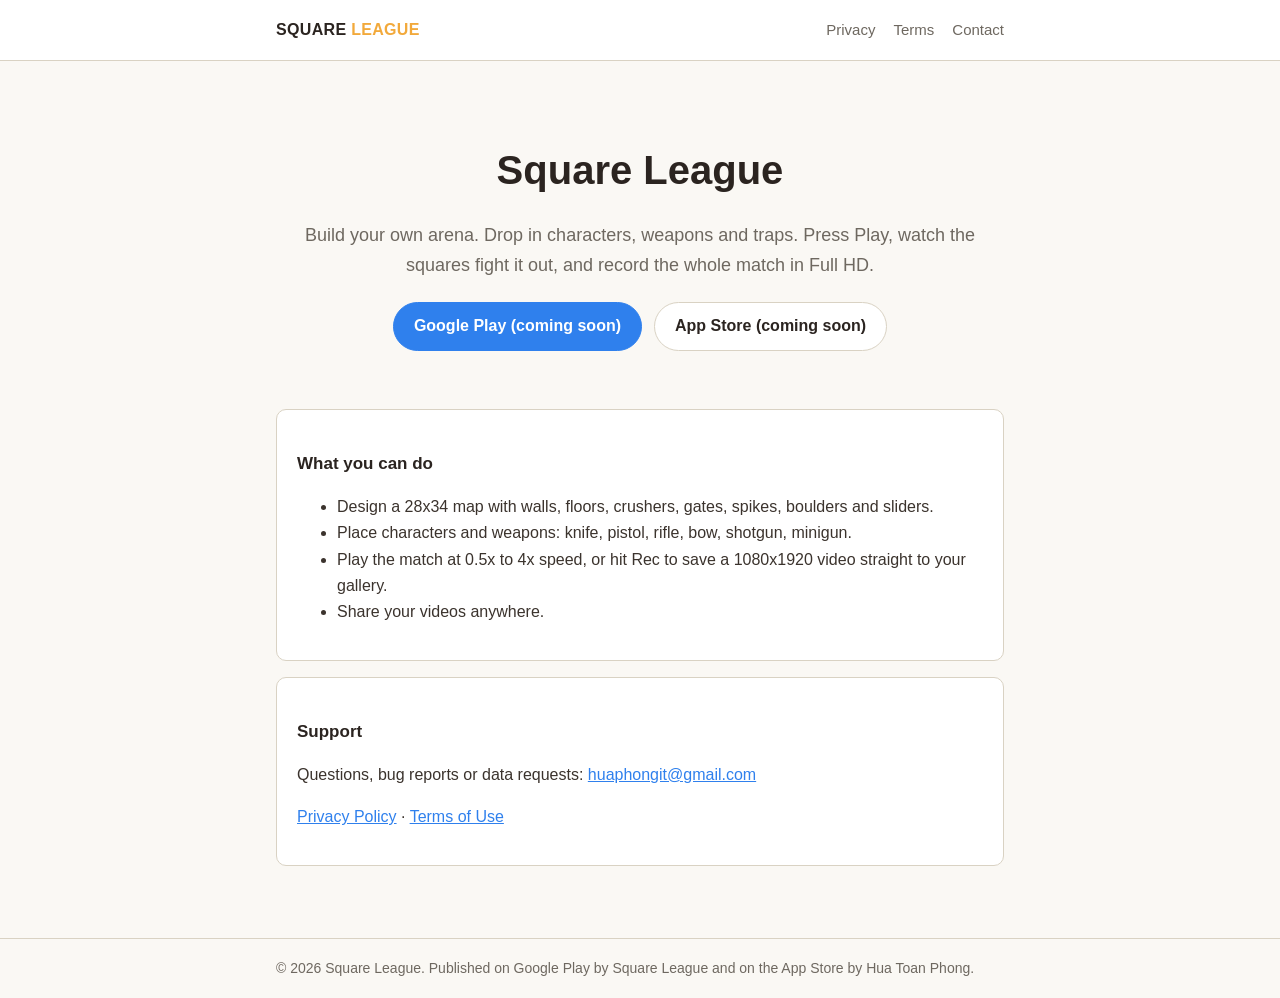
<file: index.html>
<!doctype html>
<html lang="en">
<head>
<meta charset="utf-8">
<meta name="viewport" content="width=device-width,initial-scale=1">
<title>Square League</title>
<meta name="description" content="Square League: build your own 28x34 arena, drop in characters and weapons, press Play and record Full HD battle videos on your phone.">
<link rel="stylesheet" href="style.css">
</head>
<body>
<header><div class="wrap">
  <a class="brand" href="./">SQUARE <span>LEAGUE</span></a>
  <nav><a href="privacy.html">Privacy</a><a href="terms.html">Terms</a><a href="mailto:huaphongit@gmail.com">Contact</a></nav>
</div></header>

<main><div class="wrap">
  <section class="hero">
    <h1>Square League</h1>
    <p>Build your own arena. Drop in characters, weapons and traps. Press Play, watch the squares fight it out, and record the whole match in Full HD.</p>
    <div class="btns">
      <a class="btn primary" href="#">Google Play (coming soon)</a>
      <a class="btn" href="#">App Store (coming soon)</a>
    </div>
  </section>

  <div class="card">
    <h3>What you can do</h3>
    <ul>
      <li>Design a 28x34 map with walls, floors, crushers, gates, spikes, boulders and sliders.</li>
      <li>Place characters and weapons: knife, pistol, rifle, bow, shotgun, minigun.</li>
      <li>Play the match at 0.5x to 4x speed, or hit Rec to save a 1080x1920 video straight to your gallery.</li>
      <li>Share your videos anywhere.</li>
    </ul>
  </div>

  <div class="card">
    <h3>Support</h3>
    <p>Questions, bug reports or data requests: <a href="mailto:huaphongit@gmail.com">huaphongit@gmail.com</a></p>
    <p><a href="privacy.html">Privacy Policy</a> &middot; <a href="terms.html">Terms of Use</a></p>
  </div>
</div></main>

<footer><div class="wrap">&copy; 2026 Square League. Published on Google Play by Square League and on the App Store by Hua Toan Phong.</div></footer>
</body>
</html>
</file>
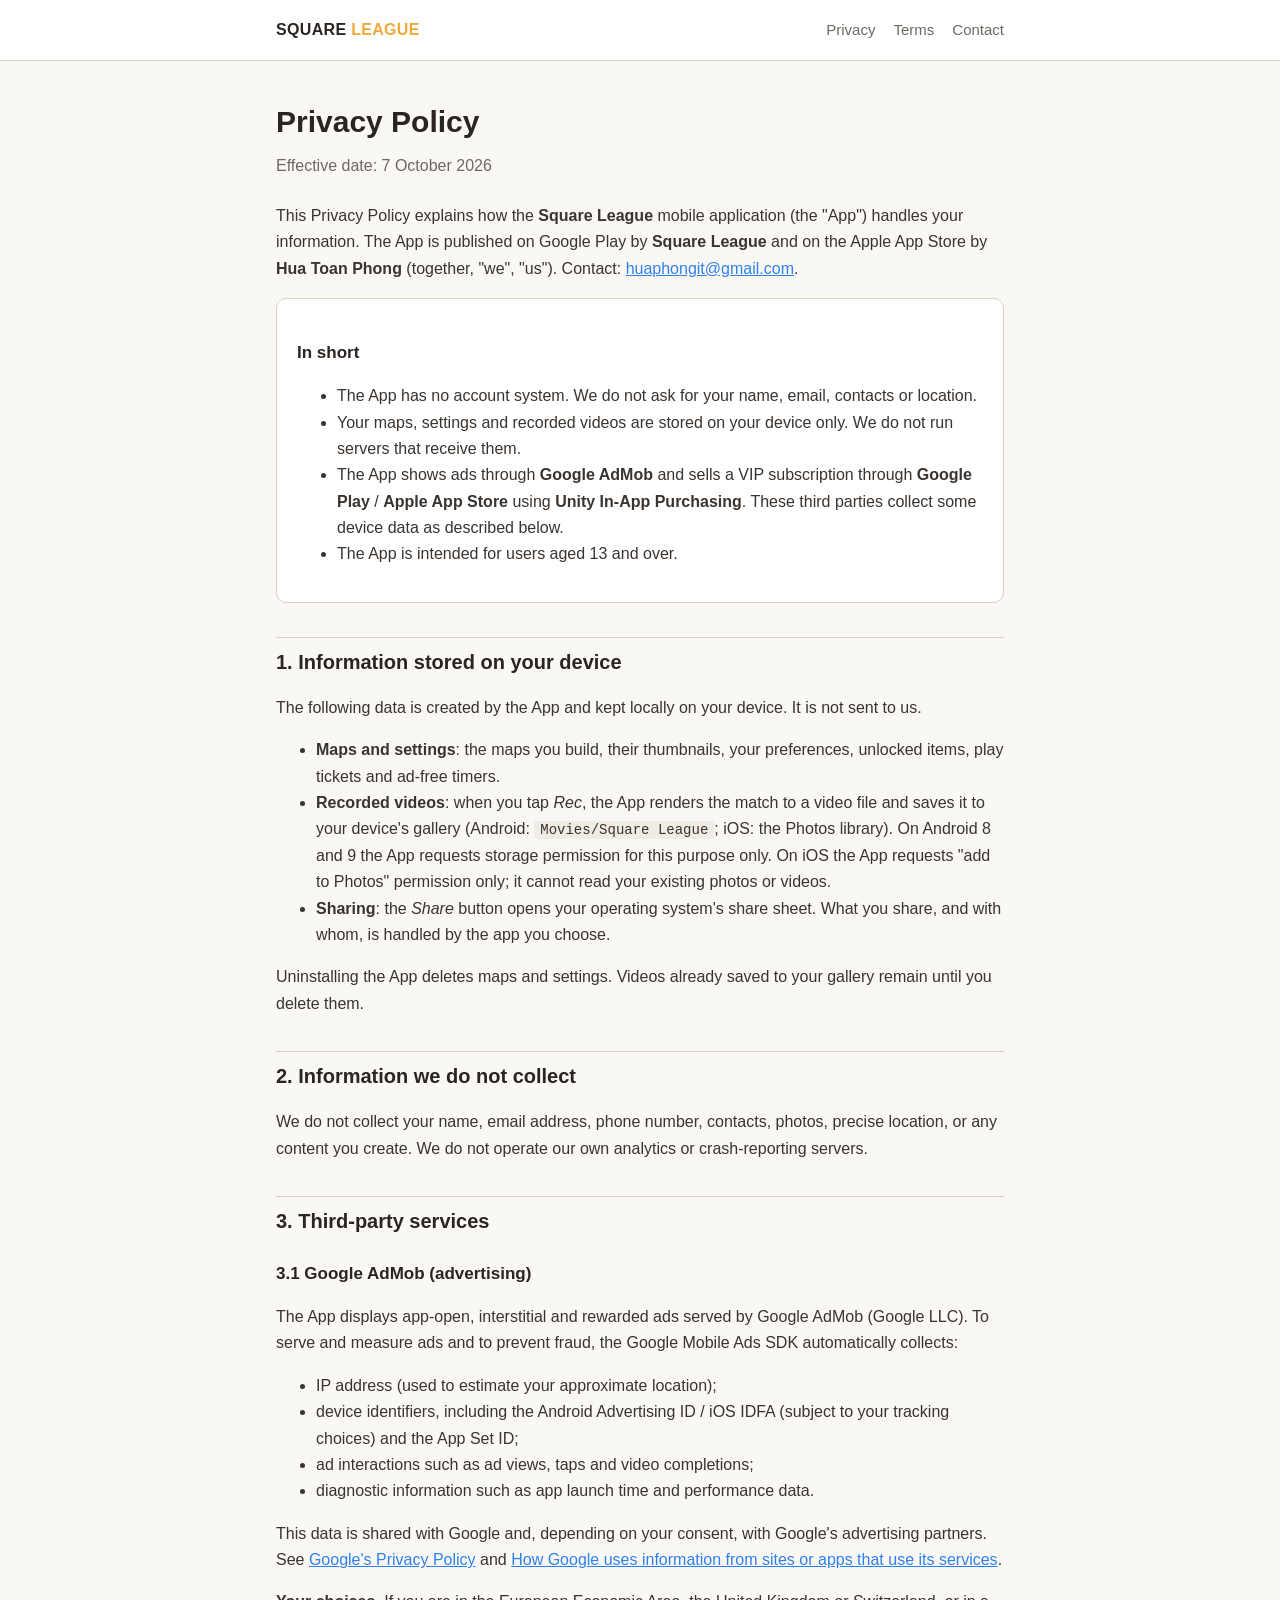
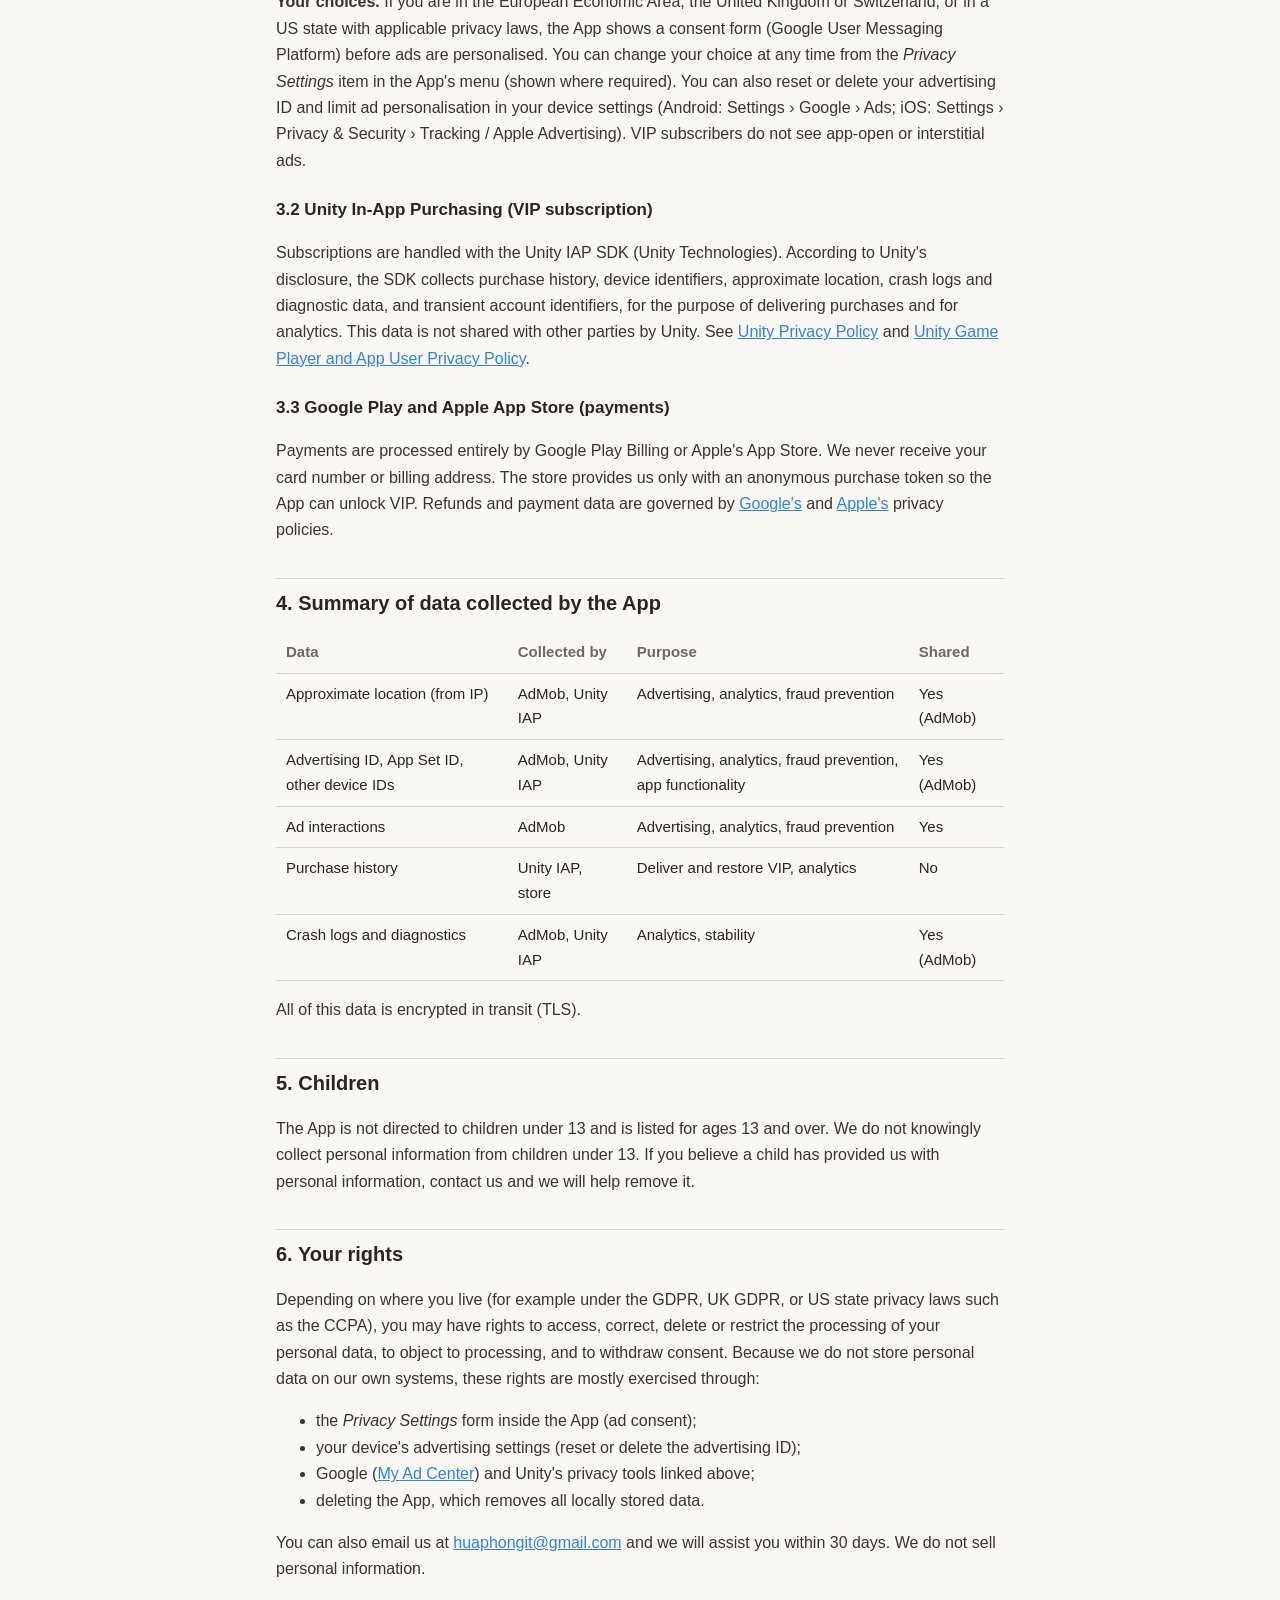
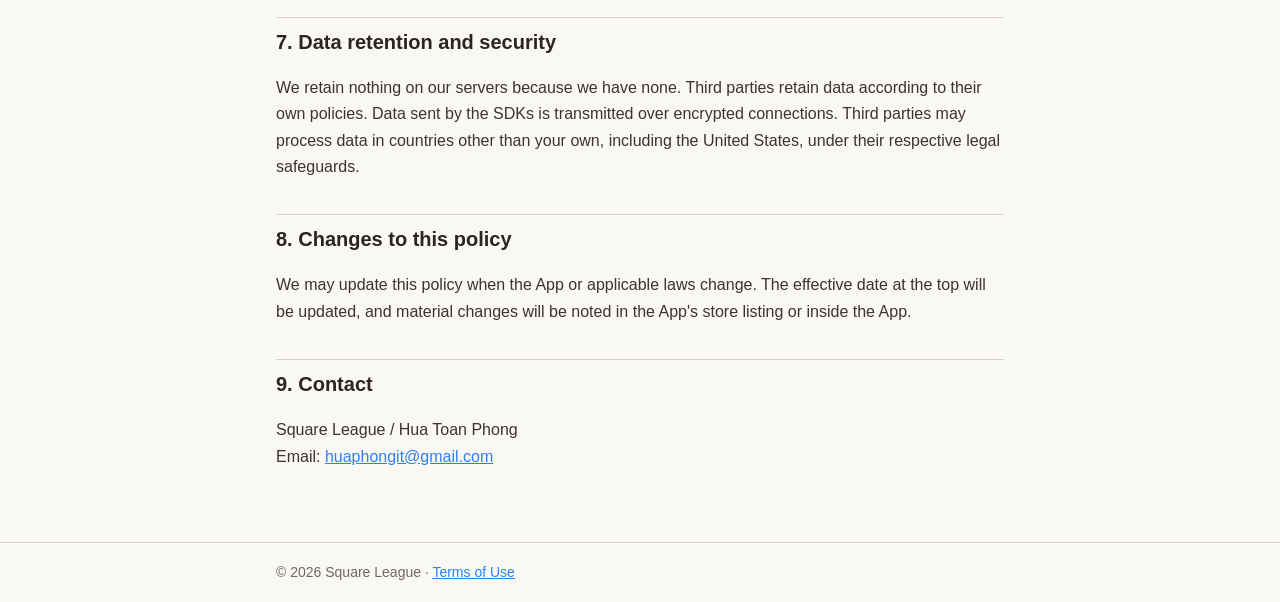
<file: privacy.html>
<!doctype html>
<html lang="en">
<head>
<meta charset="utf-8">
<meta name="viewport" content="width=device-width,initial-scale=1">
<title>Privacy Policy - Square League</title>
<link rel="stylesheet" href="style.css">
</head>
<body>
<header><div class="wrap">
  <a class="brand" href="./">SQUARE <span>LEAGUE</span></a>
  <nav><a href="privacy.html">Privacy</a><a href="terms.html">Terms</a><a href="mailto:huaphongit@gmail.com">Contact</a></nav>
</div></header>

<main><div class="wrap">
  <h1>Privacy Policy</h1>
  <p class="meta">Effective date: 7 October 2026</p>

  <p>This Privacy Policy explains how the <strong>Square League</strong> mobile application (the "App") handles your information. The App is published on Google Play by <strong>Square League</strong> and on the Apple App Store by <strong>Hua Toan Phong</strong> (together, "we", "us"). Contact: <a href="mailto:huaphongit@gmail.com">huaphongit@gmail.com</a>.</p>

  <div class="card">
    <h3>In short</h3>
    <ul>
      <li>The App has no account system. We do not ask for your name, email, contacts or location.</li>
      <li>Your maps, settings and recorded videos are stored on your device only. We do not run servers that receive them.</li>
      <li>The App shows ads through <strong>Google AdMob</strong> and sells a VIP subscription through <strong>Google Play</strong> / <strong>Apple App Store</strong> using <strong>Unity In-App Purchasing</strong>. These third parties collect some device data as described below.</li>
      <li>The App is intended for users aged 13 and over.</li>
    </ul>
  </div>

  <h2>1. Information stored on your device</h2>
  <p>The following data is created by the App and kept locally on your device. It is not sent to us.</p>
  <ul>
    <li><strong>Maps and settings</strong>: the maps you build, their thumbnails, your preferences, unlocked items, play tickets and ad-free timers.</li>
    <li><strong>Recorded videos</strong>: when you tap <em>Rec</em>, the App renders the match to a video file and saves it to your device's gallery (Android: <code>Movies/Square League</code>; iOS: the Photos library). On Android 8 and 9 the App requests storage permission for this purpose only. On iOS the App requests "add to Photos" permission only; it cannot read your existing photos or videos.</li>
    <li><strong>Sharing</strong>: the <em>Share</em> button opens your operating system's share sheet. What you share, and with whom, is handled by the app you choose.</li>
  </ul>
  <p>Uninstalling the App deletes maps and settings. Videos already saved to your gallery remain until you delete them.</p>

  <h2>2. Information we do not collect</h2>
  <p>We do not collect your name, email address, phone number, contacts, photos, precise location, or any content you create. We do not operate our own analytics or crash-reporting servers.</p>

  <h2>3. Third-party services</h2>

  <h3>3.1 Google AdMob (advertising)</h3>
  <p>The App displays app-open, interstitial and rewarded ads served by Google AdMob (Google LLC). To serve and measure ads and to prevent fraud, the Google Mobile Ads SDK automatically collects:</p>
  <ul>
    <li>IP address (used to estimate your approximate location);</li>
    <li>device identifiers, including the Android Advertising ID / iOS IDFA (subject to your tracking choices) and the App Set ID;</li>
    <li>ad interactions such as ad views, taps and video completions;</li>
    <li>diagnostic information such as app launch time and performance data.</li>
  </ul>
  <p>This data is shared with Google and, depending on your consent, with Google's advertising partners. See <a href="https://policies.google.com/privacy" rel="noopener">Google's Privacy Policy</a> and <a href="https://policies.google.com/technologies/partner-sites" rel="noopener">How Google uses information from sites or apps that use its services</a>.</p>
  <p><strong>Your choices.</strong> If you are in the European Economic Area, the United Kingdom or Switzerland, or in a US state with applicable privacy laws, the App shows a consent form (Google User Messaging Platform) before ads are personalised. You can change your choice at any time from the <em>Privacy Settings</em> item in the App's menu (shown where required). You can also reset or delete your advertising ID and limit ad personalisation in your device settings (Android: Settings &rsaquo; Google &rsaquo; Ads; iOS: Settings &rsaquo; Privacy &amp; Security &rsaquo; Tracking / Apple Advertising). VIP subscribers do not see app-open or interstitial ads.</p>

  <h3>3.2 Unity In-App Purchasing (VIP subscription)</h3>
  <p>Subscriptions are handled with the Unity IAP SDK (Unity Technologies). According to Unity's disclosure, the SDK collects purchase history, device identifiers, approximate location, crash logs and diagnostic data, and transient account identifiers, for the purpose of delivering purchases and for analytics. This data is not shared with other parties by Unity. See <a href="https://unity.com/legal/privacy-policy" rel="noopener">Unity Privacy Policy</a> and <a href="https://unity.com/legal/game-player-and-app-user-privacy-policy" rel="noopener">Unity Game Player and App User Privacy Policy</a>.</p>

  <h3>3.3 Google Play and Apple App Store (payments)</h3>
  <p>Payments are processed entirely by Google Play Billing or Apple's App Store. We never receive your card number or billing address. The store provides us only with an anonymous purchase token so the App can unlock VIP. Refunds and payment data are governed by <a href="https://policies.google.com/privacy" rel="noopener">Google's</a> and <a href="https://www.apple.com/legal/privacy/" rel="noopener">Apple's</a> privacy policies.</p>

  <h2>4. Summary of data collected by the App</h2>
  <table>
    <tr><th>Data</th><th>Collected by</th><th>Purpose</th><th>Shared</th></tr>
    <tr><td>Approximate location (from IP)</td><td>AdMob, Unity IAP</td><td>Advertising, analytics, fraud prevention</td><td>Yes (AdMob)</td></tr>
    <tr><td>Advertising ID, App Set ID, other device IDs</td><td>AdMob, Unity IAP</td><td>Advertising, analytics, fraud prevention, app functionality</td><td>Yes (AdMob)</td></tr>
    <tr><td>Ad interactions</td><td>AdMob</td><td>Advertising, analytics, fraud prevention</td><td>Yes</td></tr>
    <tr><td>Purchase history</td><td>Unity IAP, store</td><td>Deliver and restore VIP, analytics</td><td>No</td></tr>
    <tr><td>Crash logs and diagnostics</td><td>AdMob, Unity IAP</td><td>Analytics, stability</td><td>Yes (AdMob)</td></tr>
  </table>
  <p>All of this data is encrypted in transit (TLS).</p>

  <h2>5. Children</h2>
  <p>The App is not directed to children under 13 and is listed for ages 13 and over. We do not knowingly collect personal information from children under 13. If you believe a child has provided us with personal information, contact us and we will help remove it.</p>

  <h2>6. Your rights</h2>
  <p>Depending on where you live (for example under the GDPR, UK GDPR, or US state privacy laws such as the CCPA), you may have rights to access, correct, delete or restrict the processing of your personal data, to object to processing, and to withdraw consent. Because we do not store personal data on our own systems, these rights are mostly exercised through:</p>
  <ul>
    <li>the <em>Privacy Settings</em> form inside the App (ad consent);</li>
    <li>your device's advertising settings (reset or delete the advertising ID);</li>
    <li>Google (<a href="https://myadcenter.google.com/" rel="noopener">My Ad Center</a>) and Unity's privacy tools linked above;</li>
    <li>deleting the App, which removes all locally stored data.</li>
  </ul>
  <p>You can also email us at <a href="mailto:huaphongit@gmail.com">huaphongit@gmail.com</a> and we will assist you within 30 days. We do not sell personal information.</p>

  <h2>7. Data retention and security</h2>
  <p>We retain nothing on our servers because we have none. Third parties retain data according to their own policies. Data sent by the SDKs is transmitted over encrypted connections. Third parties may process data in countries other than your own, including the United States, under their respective legal safeguards.</p>

  <h2>8. Changes to this policy</h2>
  <p>We may update this policy when the App or applicable laws change. The effective date at the top will be updated, and material changes will be noted in the App's store listing or inside the App.</p>

  <h2>9. Contact</h2>
  <p>Square League / Hua Toan Phong<br>Email: <a href="mailto:huaphongit@gmail.com">huaphongit@gmail.com</a></p>
</div></main>

<footer><div class="wrap">&copy; 2026 Square League &middot; <a href="terms.html">Terms of Use</a></div></footer>
</body>
</html>
</file>
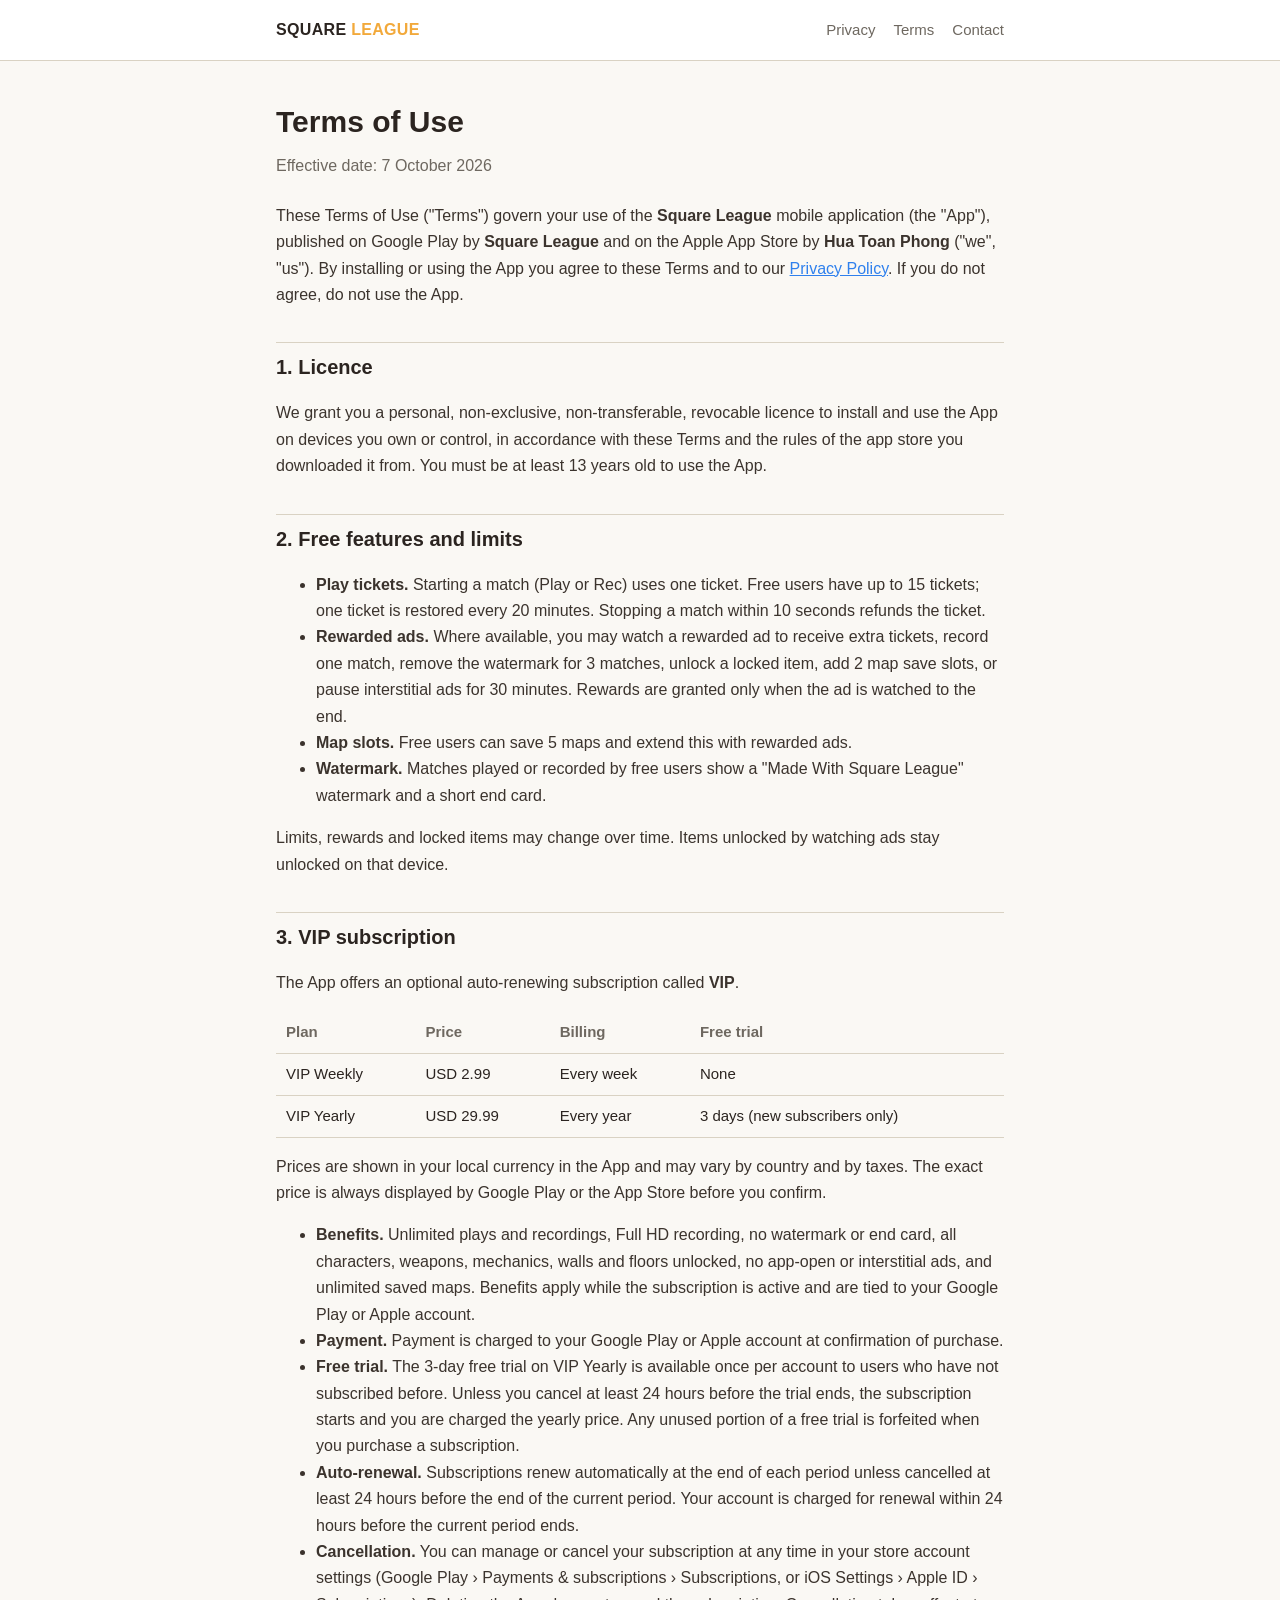
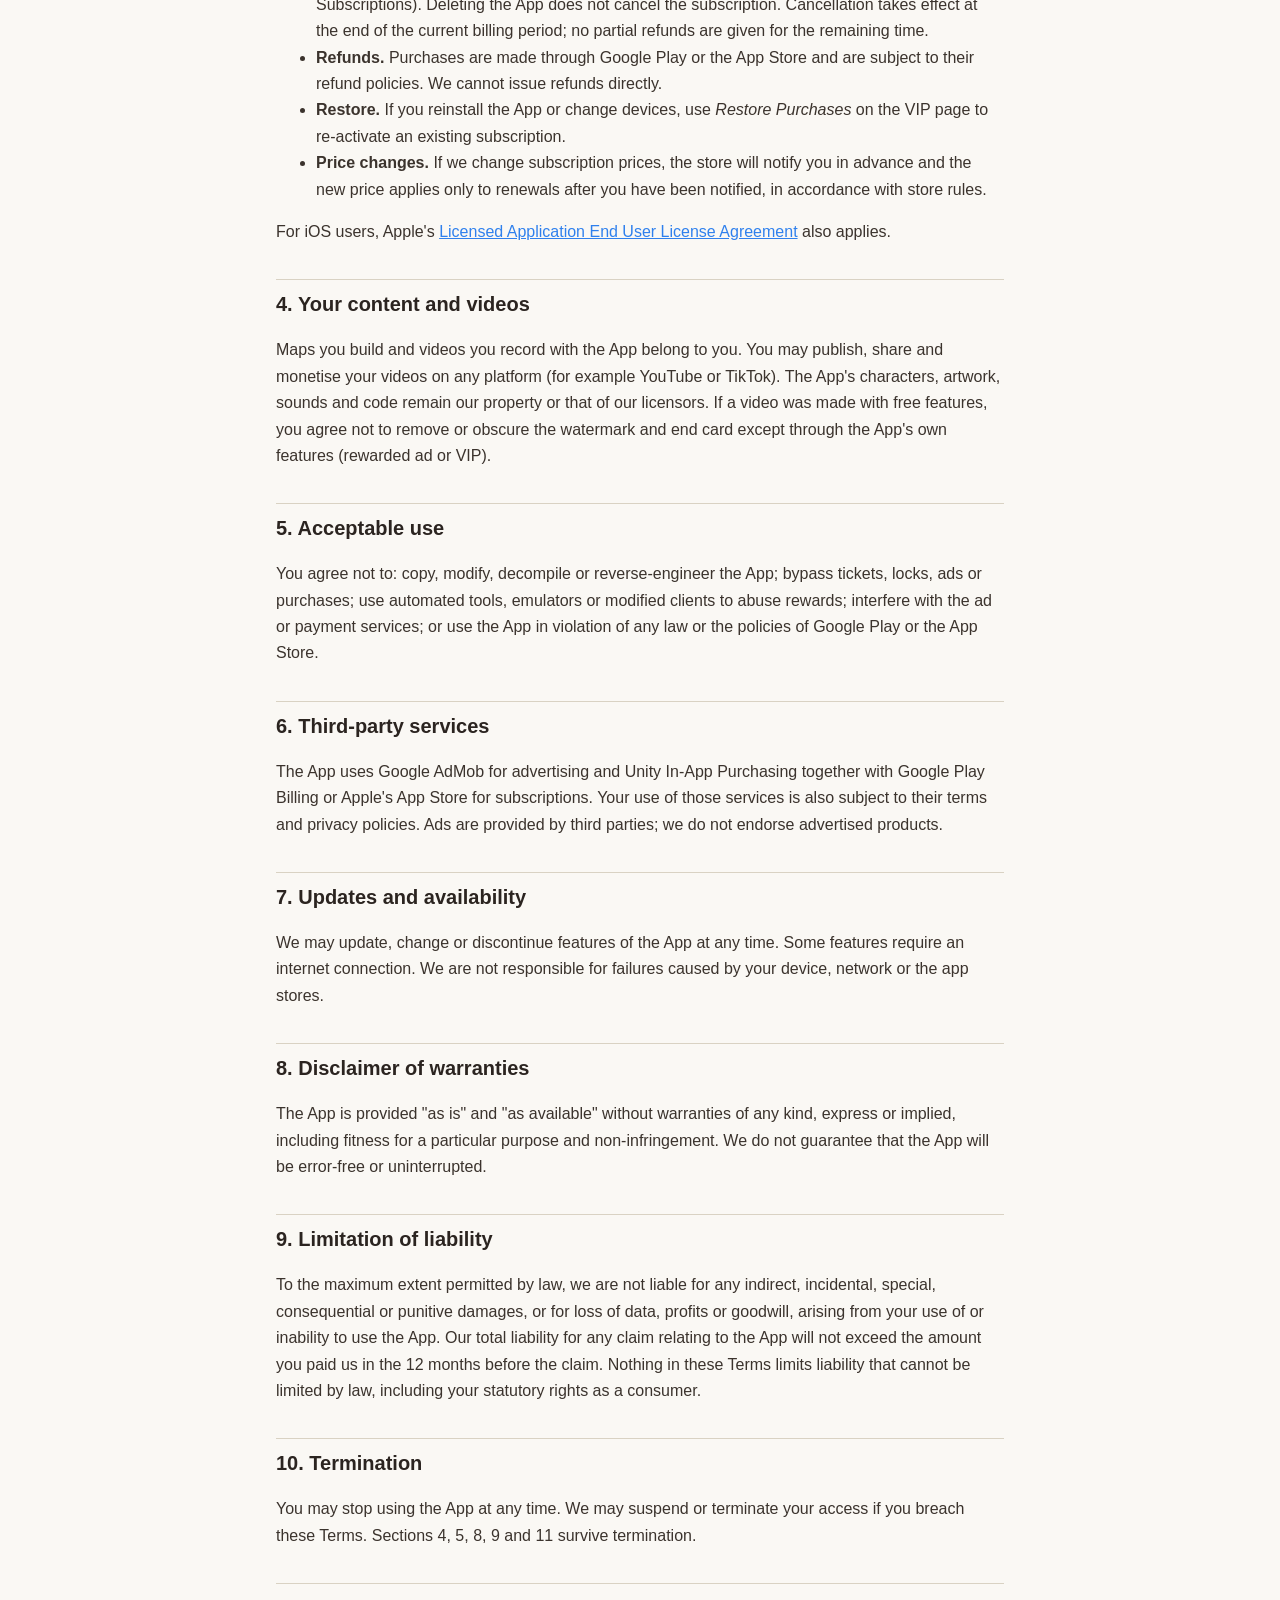
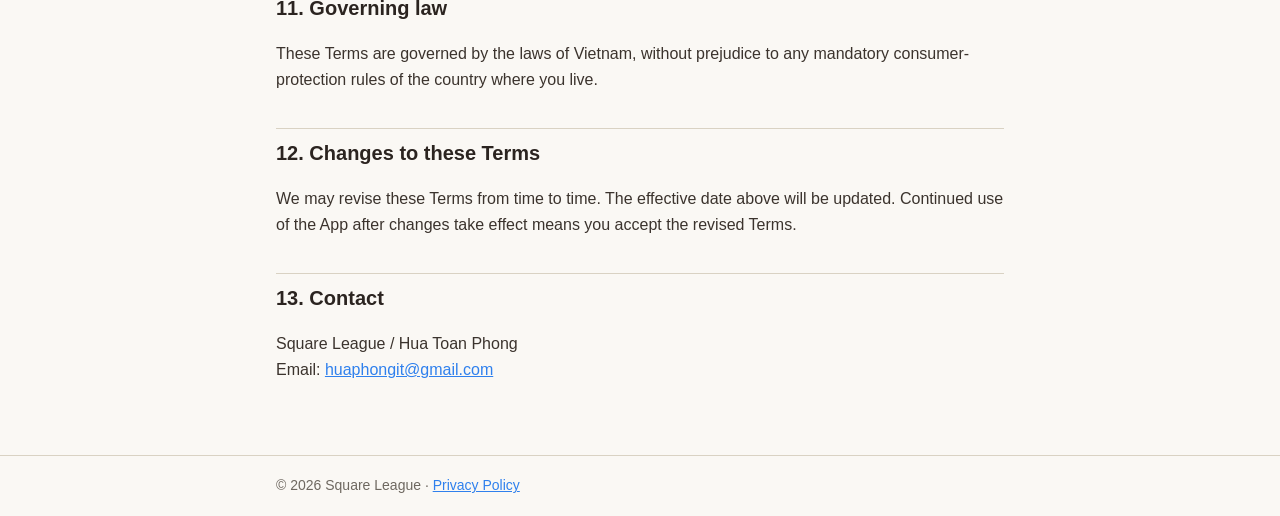
<file: terms.html>
<!doctype html>
<html lang="en">
<head>
<meta charset="utf-8">
<meta name="viewport" content="width=device-width,initial-scale=1">
<title>Terms of Use - Square League</title>
<link rel="stylesheet" href="style.css">
</head>
<body>
<header><div class="wrap">
  <a class="brand" href="./">SQUARE <span>LEAGUE</span></a>
  <nav><a href="privacy.html">Privacy</a><a href="terms.html">Terms</a><a href="mailto:huaphongit@gmail.com">Contact</a></nav>
</div></header>

<main><div class="wrap">
  <h1>Terms of Use</h1>
  <p class="meta">Effective date: 7 October 2026</p>

  <p>These Terms of Use ("Terms") govern your use of the <strong>Square League</strong> mobile application (the "App"), published on Google Play by <strong>Square League</strong> and on the Apple App Store by <strong>Hua Toan Phong</strong> ("we", "us"). By installing or using the App you agree to these Terms and to our <a href="privacy.html">Privacy Policy</a>. If you do not agree, do not use the App.</p>

  <h2>1. Licence</h2>
  <p>We grant you a personal, non-exclusive, non-transferable, revocable licence to install and use the App on devices you own or control, in accordance with these Terms and the rules of the app store you downloaded it from. You must be at least 13 years old to use the App.</p>

  <h2>2. Free features and limits</h2>
  <ul>
    <li><strong>Play tickets.</strong> Starting a match (Play or Rec) uses one ticket. Free users have up to 15 tickets; one ticket is restored every 20 minutes. Stopping a match within 10 seconds refunds the ticket.</li>
    <li><strong>Rewarded ads.</strong> Where available, you may watch a rewarded ad to receive extra tickets, record one match, remove the watermark for 3 matches, unlock a locked item, add 2 map save slots, or pause interstitial ads for 30 minutes. Rewards are granted only when the ad is watched to the end.</li>
    <li><strong>Map slots.</strong> Free users can save 5 maps and extend this with rewarded ads.</li>
    <li><strong>Watermark.</strong> Matches played or recorded by free users show a "Made With Square League" watermark and a short end card.</li>
  </ul>
  <p>Limits, rewards and locked items may change over time. Items unlocked by watching ads stay unlocked on that device.</p>

  <h2>3. VIP subscription</h2>
  <p>The App offers an optional auto-renewing subscription called <strong>VIP</strong>.</p>
  <table>
    <tr><th>Plan</th><th>Price</th><th>Billing</th><th>Free trial</th></tr>
    <tr><td>VIP Weekly</td><td>USD 2.99</td><td>Every week</td><td>None</td></tr>
    <tr><td>VIP Yearly</td><td>USD 29.99</td><td>Every year</td><td>3 days (new subscribers only)</td></tr>
  </table>
  <p>Prices are shown in your local currency in the App and may vary by country and by taxes. The exact price is always displayed by Google Play or the App Store before you confirm.</p>
  <ul>
    <li><strong>Benefits.</strong> Unlimited plays and recordings, Full HD recording, no watermark or end card, all characters, weapons, mechanics, walls and floors unlocked, no app-open or interstitial ads, and unlimited saved maps. Benefits apply while the subscription is active and are tied to your Google Play or Apple account.</li>
    <li><strong>Payment.</strong> Payment is charged to your Google Play or Apple account at confirmation of purchase.</li>
    <li><strong>Free trial.</strong> The 3-day free trial on VIP Yearly is available once per account to users who have not subscribed before. Unless you cancel at least 24 hours before the trial ends, the subscription starts and you are charged the yearly price. Any unused portion of a free trial is forfeited when you purchase a subscription.</li>
    <li><strong>Auto-renewal.</strong> Subscriptions renew automatically at the end of each period unless cancelled at least 24 hours before the end of the current period. Your account is charged for renewal within 24 hours before the current period ends.</li>
    <li><strong>Cancellation.</strong> You can manage or cancel your subscription at any time in your store account settings (Google Play &rsaquo; Payments &amp; subscriptions &rsaquo; Subscriptions, or iOS Settings &rsaquo; Apple ID &rsaquo; Subscriptions). Deleting the App does not cancel the subscription. Cancellation takes effect at the end of the current billing period; no partial refunds are given for the remaining time.</li>
    <li><strong>Refunds.</strong> Purchases are made through Google Play or the App Store and are subject to their refund policies. We cannot issue refunds directly.</li>
    <li><strong>Restore.</strong> If you reinstall the App or change devices, use <em>Restore Purchases</em> on the VIP page to re-activate an existing subscription.</li>
    <li><strong>Price changes.</strong> If we change subscription prices, the store will notify you in advance and the new price applies only to renewals after you have been notified, in accordance with store rules.</li>
  </ul>
  <p>For iOS users, Apple's <a href="https://www.apple.com/legal/internet-services/itunes/dev/stdeula/" rel="noopener">Licensed Application End User License Agreement</a> also applies.</p>

  <h2>4. Your content and videos</h2>
  <p>Maps you build and videos you record with the App belong to you. You may publish, share and monetise your videos on any platform (for example YouTube or TikTok). The App's characters, artwork, sounds and code remain our property or that of our licensors. If a video was made with free features, you agree not to remove or obscure the watermark and end card except through the App's own features (rewarded ad or VIP).</p>

  <h2>5. Acceptable use</h2>
  <p>You agree not to: copy, modify, decompile or reverse-engineer the App; bypass tickets, locks, ads or purchases; use automated tools, emulators or modified clients to abuse rewards; interfere with the ad or payment services; or use the App in violation of any law or the policies of Google Play or the App Store.</p>

  <h2>6. Third-party services</h2>
  <p>The App uses Google AdMob for advertising and Unity In-App Purchasing together with Google Play Billing or Apple's App Store for subscriptions. Your use of those services is also subject to their terms and privacy policies. Ads are provided by third parties; we do not endorse advertised products.</p>

  <h2>7. Updates and availability</h2>
  <p>We may update, change or discontinue features of the App at any time. Some features require an internet connection. We are not responsible for failures caused by your device, network or the app stores.</p>

  <h2>8. Disclaimer of warranties</h2>
  <p>The App is provided "as is" and "as available" without warranties of any kind, express or implied, including fitness for a particular purpose and non-infringement. We do not guarantee that the App will be error-free or uninterrupted.</p>

  <h2>9. Limitation of liability</h2>
  <p>To the maximum extent permitted by law, we are not liable for any indirect, incidental, special, consequential or punitive damages, or for loss of data, profits or goodwill, arising from your use of or inability to use the App. Our total liability for any claim relating to the App will not exceed the amount you paid us in the 12 months before the claim. Nothing in these Terms limits liability that cannot be limited by law, including your statutory rights as a consumer.</p>

  <h2>10. Termination</h2>
  <p>You may stop using the App at any time. We may suspend or terminate your access if you breach these Terms. Sections 4, 5, 8, 9 and 11 survive termination.</p>

  <h2>11. Governing law</h2>
  <p>These Terms are governed by the laws of Vietnam, without prejudice to any mandatory consumer-protection rules of the country where you live.</p>

  <h2>12. Changes to these Terms</h2>
  <p>We may revise these Terms from time to time. The effective date above will be updated. Continued use of the App after changes take effect means you accept the revised Terms.</p>

  <h2>13. Contact</h2>
  <p>Square League / Hua Toan Phong<br>Email: <a href="mailto:huaphongit@gmail.com">huaphongit@gmail.com</a></p>
</div></main>

<footer><div class="wrap">&copy; 2026 Square League &middot; <a href="privacy.html">Privacy Policy</a></div></footer>
</body>
</html>
</file>
<file: style.css>
:root{--bg:#faf8f4;--fg:#2b2420;--muted:#6e6860;--line:#d9d2c3;--accent:#2f80ed;--vip:#f2a93b}
*{box-sizing:border-box}
body{margin:0;background:var(--bg);color:var(--fg);font:16px/1.65 -apple-system,BlinkMacSystemFont,"Segoe UI",Roboto,Helvetica,Arial,sans-serif}
header{border-bottom:1.5px solid var(--line);background:#fff}
.wrap{max-width:760px;margin:0 auto;padding:0 16px}
header .wrap{display:flex;align-items:center;justify-content:space-between;height:60px}
.brand{font-weight:800;letter-spacing:.02em;text-decoration:none;color:var(--fg)}
.brand span{color:var(--vip)}
nav a{color:var(--muted);text-decoration:none;margin-left:18px;font-size:15px}
nav a:hover{color:var(--accent)}
main{padding:36px 0 56px}
h1{font-size:30px;margin:0 0 6px}
h2{font-size:20px;margin:34px 0 10px;padding-top:8px;border-top:1.5px solid var(--line)}
h3{font-size:17px;margin:22px 0 6px}
.meta{color:var(--muted);margin:0 0 24px}
p,li{color:#3b332d}
a{color:var(--accent)}
table{width:100%;border-collapse:collapse;margin:12px 0;font-size:15px}
th,td{text-align:left;vertical-align:top;padding:8px 10px;border-bottom:1px solid var(--line)}
th{color:var(--muted);font-weight:600}
.card{background:#fff;border:1.5px solid var(--line);border-radius:10px;padding:18px 20px;margin:16px 0}
.hero{text-align:center;padding:40px 0 20px}
.hero h1{font-size:40px}
.hero p{font-size:18px;color:var(--muted)}
.btns{display:flex;gap:12px;justify-content:center;flex-wrap:wrap;margin:22px 0}
.btn{display:inline-block;padding:10px 20px;border-radius:999px;border:1.5px solid var(--line);background:#fff;color:var(--fg);text-decoration:none;font-weight:600}
.btn.primary{background:var(--accent);border-color:var(--accent);color:#fff}
footer{border-top:1.5px solid var(--line);color:var(--muted);font-size:14px;padding:18px 0}
code{background:#f0ece4;padding:1px 6px;border-radius:4px;font-size:14px}
</file>
